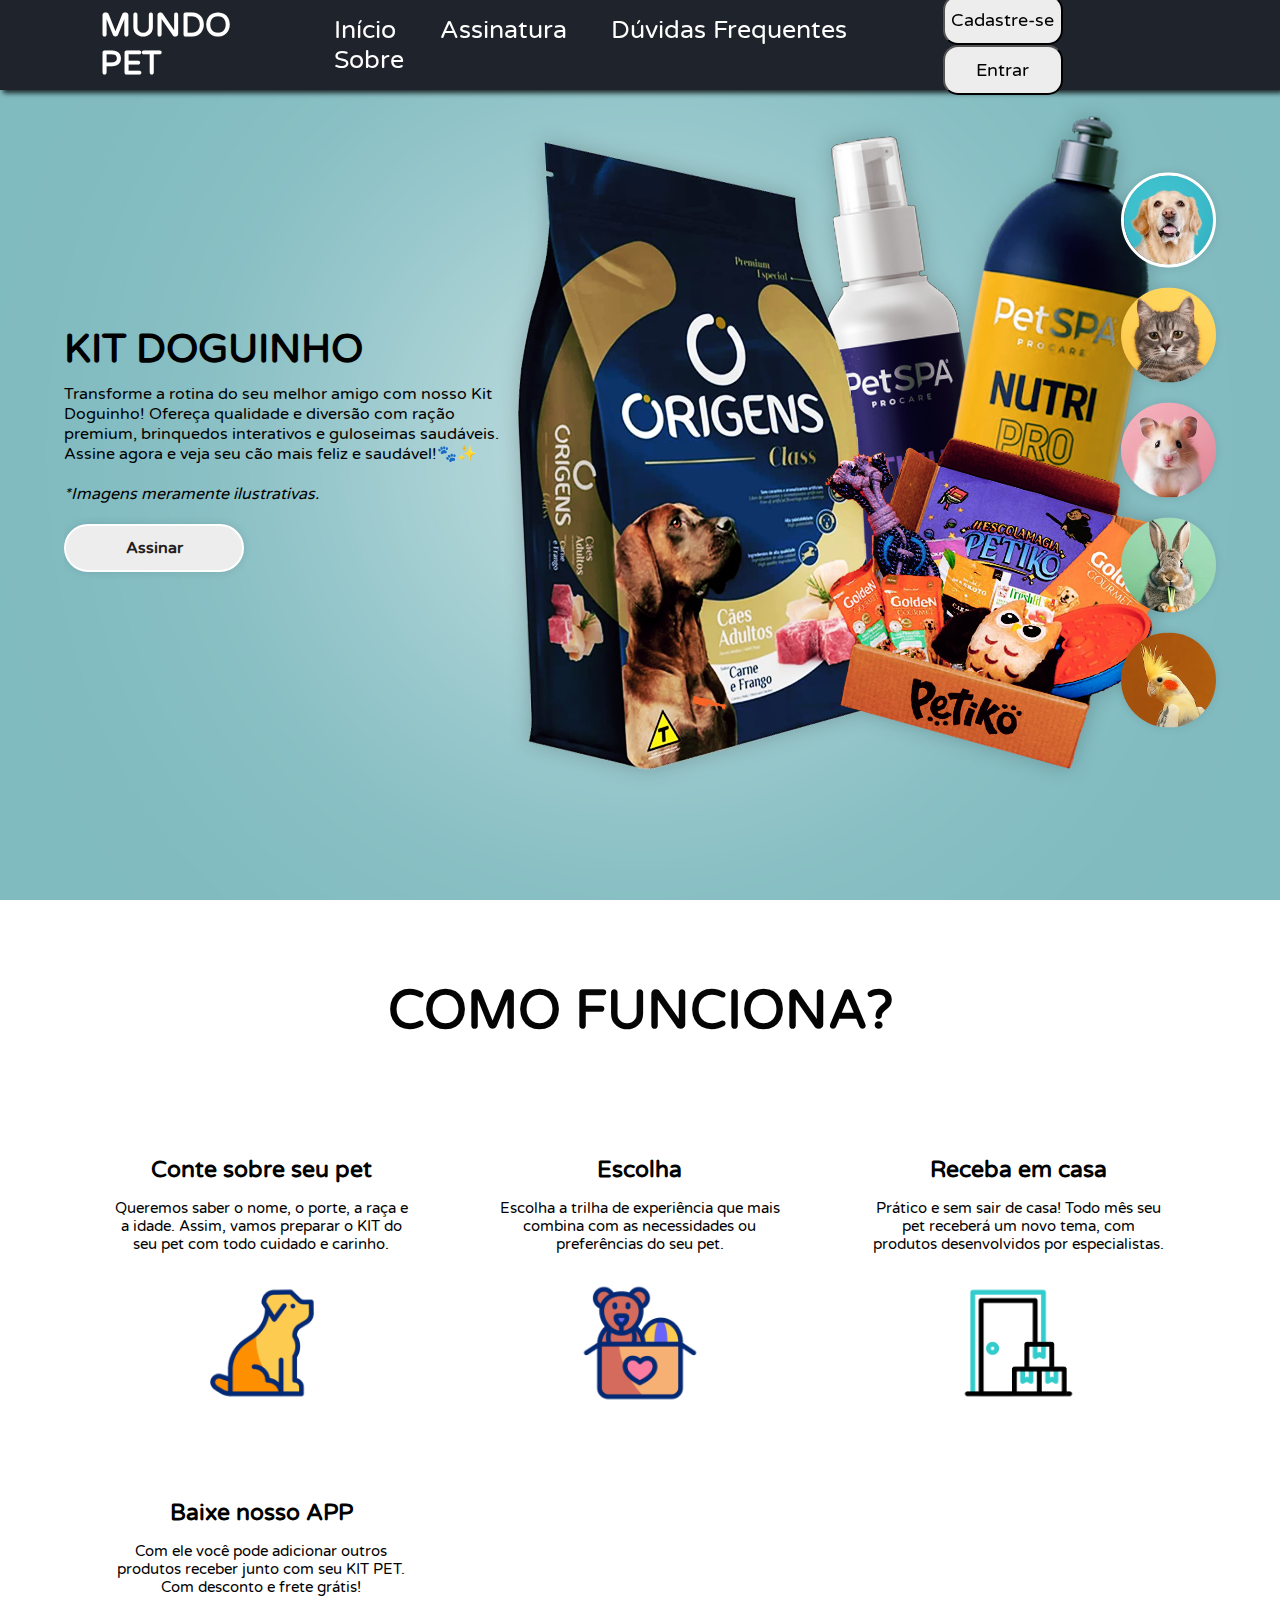
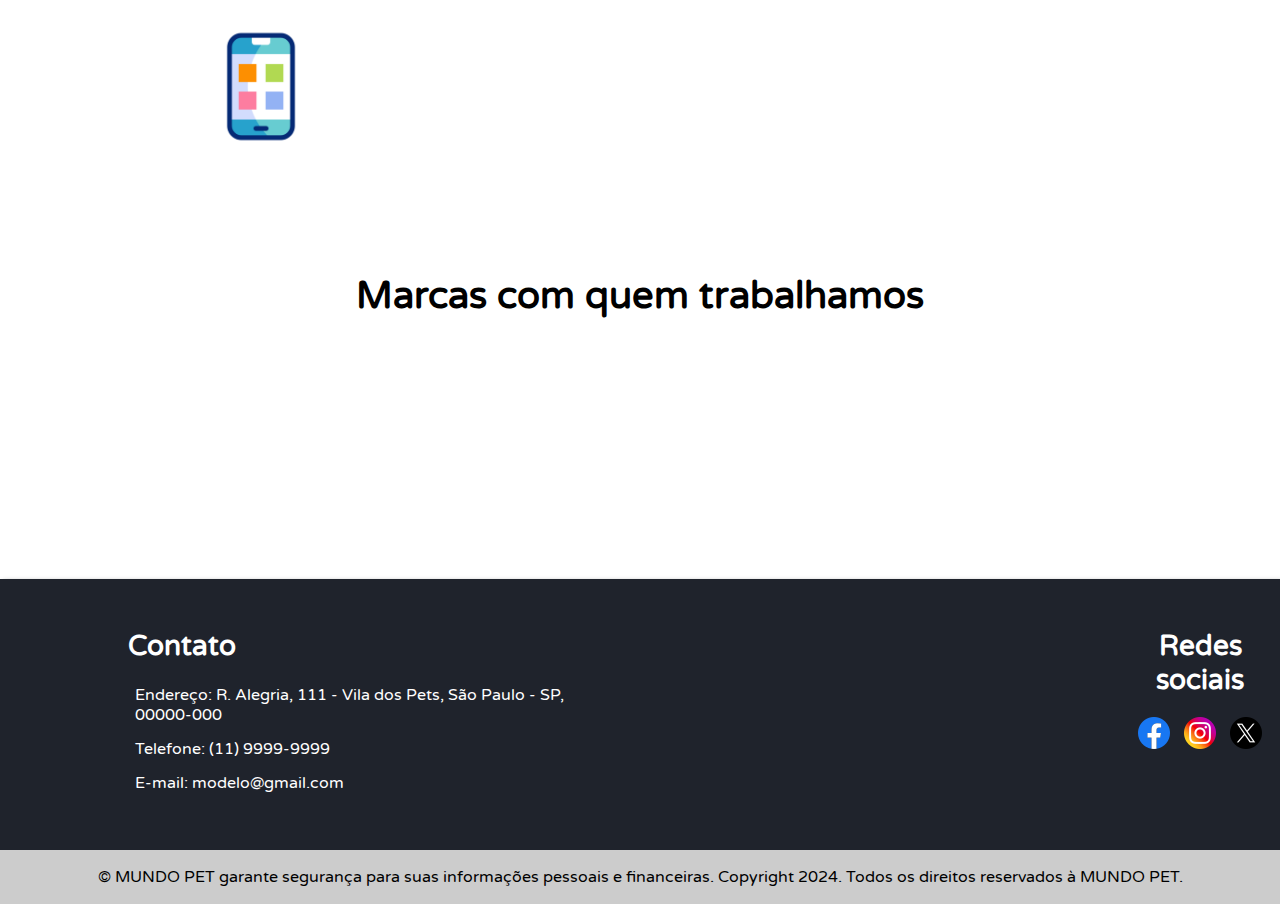
<file: index.html>
<!DOCTYPE html>
<html lang="en">

<head>
    <meta charset="UTF-8">
    <meta name="viewport" content="width=device-width, initial-scale=1.0">
    <link href="https://fonts.googleapis.com/css2?family=Varela+Round&display=swap" rel="stylesheet">
    <link rel="stylesheet" href="https://cdnjs.cloudflare.com/ajax/libs/font-awesome/4.7.0/css/font-awesome.min.css">

    <link rel="stylesheet" href="../css/index.css"/>
    <link rel="icon" href="../view/img/logo/pawprint.png" type="image/x-icon">

    <title>MUNDO PET</title>
</head>

<body>
    <header>
        <div class="header">
            <a href="#" class="logo">MUNDO PET</a>
            <nav class="navbar">
                <a href="#">Início</a>
                <a href="#">Assinatura</a>
                <a href="#">Dúvidas Frequentes</a>
                <a href="#">Sobre</a>
            </nav>
            <div class="botao">
                <a href="view/cadastro.html">
                    <button class="cadastrar">Cadastre-se</button>
                </a>
                <a href="view/login.html">
                    <button class="entrar">Entrar</button>
                </a>
            </div>
        </div>
    </header>

    <div class="carrossel">
        <div class="descricao ativo">
            <div class="fundoicon"></div>
            <div class="info-box-descricao"> 
                <div class="info-slider">
                    <div class="info-item" style="--i:0;">
                        <h2>KIT DOGUINHO</h2>
                        <p>
                            Transforme a rotina do seu melhor amigo com nosso Kit Doguinho! Ofereça qualidade e diversão com ração premium, 
                            brinquedos interativos e guloseimas saudáveis. Assine agora e veja seu cão mais feliz e saudável!🐾✨<br> <br><i>*Imagens meramente ilustrativas.</i></p>
                        <a href="#" class="link">Assinar</a>
                    </div>
                </div>
            </div>
            <div class="img-box">
                <div class="img-slider">
                    <div class="img-descricao" style="--i:0;">
                        <img src="../view/img/produto/teste1.png"></img>
                    </div>
                 </div>
            </div>
        </div>
            <div class="descricao">
                <div class="fundoicon"></div>
                <div class="info-box-descricao">
                    <div class="info-slider">
                        <div class="info-item" style="--i:1;">
                            <h2>KIT GATINHO</h2>
                            <p>Transforme a rotina do seu melhor amigo com nosso Kit Gatinho! Ofereça qualidade e diversão com ração premium, 
                                brinquedos interativos e guloseimas saudáveis. Assine agora e veja seu gato mais feliz e saudável!🐱✨<br> <br><i>*Imagens meramente ilustrativas.</i></p>
                                <a href="#" class="link">Assinar</a>
                        </div>
                    </div>
                </div>
                <div class="img-box">
                    <div class="img-slider">
                        <div class="img-descricao" style="--i:1;">
                            <img src="../view/img/produto/img2.png"></img>
                        </div>
                    </div>
                </div>
            </div>
            <div class="descricao">
                <div class="fundoicon"> </div>
                <div class="info-box-descricao">
                    <div class="info-slider">
                        <div class="info-item" style="--i:2;">
                            <h2>KIT RATINHO</h2>
                            <p>Transforme a rotina do seu melhor amigo com nosso Kit Ratinho! Ofereça qualidade e diversão com ração premium, 
                                brinquedos interativos e guloseimas saudáveis. Assine agora e veja seu hamster mais feliz e saudável!🐭✨<br> <br><i>*Imagens meramente ilustrativas.</i></p>
                                <a href="#" class="link">Assinar</a>
                        </div>
                    </div>
                </div>
                <div class="img-box">
                    <div class="img-slider">
                        <div class="img-descricao" style="--i:2;">
                            <img src="../view/img/produto/img3.png"></img>
                        </div>
                    </div>
                </div>
            </div>
            <div class="descricao">
                <div class="fundoicon"></div>
                <div class="info-box-descricao">
                    <div class="info-slider">
                        <div class="info-item" style="--i:3;">
                            <h2>KIT COELHINHO</h2>
                            <p>Transforme a rotina do seu melhor amigo com nosso Kit Coelhinho! Ofereça qualidade e diversão com ração premium, 
                                brinquedos interativos e guloseimas saudáveis. Assine agora e veja seu coelho mais feliz e saudável!🐰✨<br> <br><i>*Imagens meramente ilustrativas.</i></p>
                                <a href="#" class="link">Assinar</a>
                        </div>
                    </div>
                </div>
                <div class="img-box">
                    <div class="img-slider">
                        <div class="img-descricao" style="--i:3;">
                            <img src="../view/img/produto/img4.png"></img>
                        </div>
                    </div>
                </div>
            </div>
            <div class="descricao">
                <div class="fundoicon"></div>
                <div class="info-box-descricao">
                    <div class="info-slider">
                        <div class="info-item" style="--i:4;">
                            <h2>KIT PASSARINHO</h2>
                            <p>Transforme a rotina do seu melhor amigo com nosso Kit Passarinho! Ofereça qualidade e diversão com ração premium, 
                                brinquedos interativos e guloseimas saudáveis. Assine agora e veja seu pássaro mais feliz e saudável!🐦✨<br> <br><i>*Imagens meramente ilustrativas.</i></p>
                                <a href="#" class="link">Assinar</a>
                        </div>
                    </div>
                </div>
                <div class="img-box">
                    <div class="img-slider">
                        <div class="img-descricao" style="--i:4;">
                            <img src="../view/img/produto/img5.png"></img>
                        </div>
                    </div>
                </div>
            </div>
            <ul class="minifoto">
                <li class="selecionado"><img src="../view/img/icons_animais/thumb1.png"></li>
                <li><img src="../view/img/icons_animais/thumb2.png"></li>
                <li><img src="../view/img/icons_animais/thumb3.png"></li>
                <li><img src="../view/img/icons_animais/thumb4.png"></li>
                <li><img src="../view/img/icons_animais/thumb5.png"></li>
            </ul>
    </div>

    <div class="titulo1">
        <div class = "gridtitulo"> 
            <h2>COMO FUNCIONA?</h2>
        </div>
        <div class="instrucao">
            <div class="slot">
                <h2>Conte sobre seu pet</h2>
                <p>Queremos saber o nome, o porte, a raça e a idade. 
                    Assim, vamos preparar o KIT do seu pet com todo cuidado e carinho.
                </p>
                <img src="../view/img/gifs_grid/golden.gif" alt="img1"/>
            </div>
            <div class="slot">
                <h2>Escolha</h2>
                <p>Escolha a trilha de experiência que mais combina com as necessidades ou preferências do seu pet.
                </p>
                <img src="../view/img/gifs_grid/toy.gif" alt="img1"/>
            </div>
            <div class="slot">
                <h2>Receba em casa</h2>
                <p>Prático e sem sair de casa! Todo mês seu pet receberá 
                    um novo tema, com produtos desenvolvidos por especialistas.
                </p>
                <img src="../view/img/gifs_grid/door.gif" alt="img1"/>
            </div>
            <div class="slot">
                <h2>Baixe nosso APP</h2>
                <p>Com ele você pode adicionar outros produtos receber junto com seu KIT PET. Com desconto e frete grátis!
                </p> 
                <img src="../view/img/gifs_grid/apps.gif" alt="img1"/>
            </div>
        </div>
    </div>

    <div class="titulo">
            <div class = "marcatitulo">
                <h2>Marcas com quem trabalhamos</h2>
            </div>
            <div class="marcas">
                <div class="parceria item1">
                    <img src="../view/img/marcas/granplus.jpg">
                </div>
                <div class="parceria item2">
                    <img src="../view/img/marcas/nutropica.png">
                </div>
                <div class="parceria item3">
                    <img src="../view/img/marcas/origens.png">
                </div>
                <div class="parceria item4">
                    <img src="../view/img/marcas/day.jpg">
                </div>
                <div class="parceria item5">
                    <img src="../view/img/marcas/dogchow.png">
                </div>
                <div class="parceria item6">
                    <img src="../view/img/marcas/catchow.jpg">
                </div>
                <div class="parceria item7">
                    <img src="../view/img/marcas/pet.jpg">
                </div>
                <div class="parceria item8">
                    <img src="../view/img/marcas/petsq.jpg">
                </div>
            </div>
        </div>
    </div>
    <script src="../script/index.js"></script>

    <footer>
        <div class="final-pag">
            <div class="esquerda">
                <div class = "footer-pag">
                    <h3>Contato</h3>
                    <p>Endereço:  R. Alegria, 111 - Vila dos Pets, São Paulo - SP, 00000-000</p>
                    <p>Telefone: (11) 9999-9999</p>
                    <p>E-mail: modelo@gmail.com</p>
                </div>
            </div>
            <div class="direita">
                <div class = "footer-pag">
                    <h3>Redes sociais</h3>
                    <ul class="social-icons">
                        <li><a href="#"><img src="../view/img/redes/facebook.png"></a></li>
                        <li><a href="#"><img src="../view/img/redes/instagram.png"></a></li>
                        <li><a href="#"><img src="../view/img/redes/twitter.png"></a></li>
                    </ul>
                </div>
            </div>
        </div>
        <div class="bottom-bar">
            <p>&copy; MUNDO PET garante segurança para suas informações pessoais e financeiras.

                Copyright 2024. Todos os direitos reservados à MUNDO PET.</p>
        </div>
    </footer>
</body>

</html>
</file>
<file: css/index.css>
*,
*::before,
*::after{
    margin: 0;
    padding: 0;
    box-sizing: border-box;
    font-family: Varela Round;
}


body{
    margin-inline: auto;
}


.header{
    position: fixed;
    top: 0;
    left: 0;
    width: 100%;
    height: 10%;
    padding: 10px 100px;
    background: #1f232c;
    display: flex;
    justify-content: space-between;
    align-items: center;
    z-index: 100;
    box-shadow: 3px 3px 5px rgb(0, 0, 0, 0.8);

}

.logo{
    font-size: 32px;
    color: #fff;
    text-decoration: none;
    font-weight: 700;
}

.navbar a{
    position: relative;
    font-size: 25px;
    color: #fff;
    font-weight: 500;
    text-decoration: none;
    margin-left: 40px;
}

.navbar a::before{
    content: "";
    position: absolute;
    top: 100%;
    left: 0;
    width: 0;
    height: 2px;
    background: #cfe1eb;
    transition: 0.3s;
}

.navbar a:hover::before{
    width: 100%;

}

.header .botao button{
    width: 120px;
    height: 50px;
    background-color: transparent;
    border-radius: 15px;
}

.header .botao .cadastrar{
    background-color: #eeeded;
    color: #000000;
    font-size: 110%;
}

.header .botao .cadastrar:hover{
    background-color: rgba(228, 231, 224, 0.603);
    color: #fff;
    font-size: 110%;
    cursor: pointer;
}

.header .botao .entrar{
    background-color: #eeeded;
    color:#000000;
    font-size: 110%;
}

.header .botao .entrar:hover{
    background-color: rgba(228, 231, 224, 0.603);
    color:#ffffff;
    font-size: 110%;
    cursor: pointer;
}


.carrossel{
    height: 100vh;
}

.descricao .info-box-descricao{
    position: absolute;
    left: 5%;
    top: 50%;
    transform: translateY(-50%);
    width: 450px;
    height: 280px;
    display: flex;
    align-items: center;
    z-index: 1;
    overflow: hidden;
}

.descricao.ativo .info-box-descricao{
    z-index: 2;
}

.info-box-descricao .info-slider{
    height: inherit;
    transition: 0.5s ease;
}

.info-slider .info-item{
    height: inherit;
    display: flex;
    flex-direction: column;
    justify-content: center;
    color: rgb(0, 0, 0);
    transform: translateY(calc(var(--i) * 100%));
}

.info-item h2{
    font-size: 40px;
    line-height: 1;
}

.info-item p{
    font-size: 16px;
    margin: 15px 0 20px;
}

.info-item .link{
    display: inline-flex;
    justify-content: center;
    align-items: center;
    width: 180px;
    height: 48px;
    background: #eeeded;
    border: 2px solid #fff;
    border-radius: 40px;
    box-shadow: 0 0 10px rgb(0, 0, 0, 0.1);
    color: #241e1e;
    text-decoration: none;
    font-weight: 600;
}

.descricao .img-box{
    position: absolute;
    left: 35%;
    top: 50%;
    transform: translateY(-50%);
    width: 800px;
    height: 700px;
    display: flex;
    align-items: center;
    overflow: hidden;
}

.img-box .img-slider{
    width: inherit;
    height: inherit;
    transition: 0.5s ease;
}

.img-slider .img-descricao{
    width: inherit;
    height: inherit;
    display: flex;
    justify-content: center;
    align-items: center;
    transform: translateX(calc(var(--i) * 100%));
}

.img-descricao img{
    pointer-events: none;
    filter: drop-shadow(0 0 10px rgba(0, 0, 0, 0.2));
    transform: scale(0);
    transition: 0.5s ease;
}

.descricao.ativo .img-descricao img{
    transform: scale(1);
}

.minifoto{
    position: absolute;
    right: 5%;
    top: 50%;
    transform: translateY(-50%);
    list-style: none;
}

.minifoto li{
    width: 95px;
    height: 95px;
    border-radius: 50%;
    box-shadow: 0 0 10px rgba(0, 0, 0, 0.1);
    cursor: pointer;
    margin: 20px 0;
    overflow: hidden;
}

.minifoto li.selecionado{
    border: 3px solid #fff;
}

.minifoto li img{
    width: 100%;
    height: 100%;
    object-fit: cover;
}

.descricao .fundoicon{
    position: absolute;
    top: 0;
    left: 0;
    width: 100%;
    height: 100%;
    opacity: 0;
    transition: 0.2s;
}

.descricao.ativo .fundoicon{
    opacity: 1;
}

.descricao .fundoicon::before{
    content: '';
    position: absolute;
    left: 50%;
    top: 50%;
    transform: translate(-50%, -50%);
    width: 500px;
    height: 500px;
    background: rgba(255, 255, 255, 0.8);
    border-radius: 50%;
    filter: blur(200px);
}

.descricao:nth-child(1) .fundoicon{
    background: #80bbc0; 
}

.descricao:nth-child(2) .fundoicon{
    background: #fde18e;
}

.descricao:nth-child(3) .fundoicon{
    background: #dfc8dc;
}

.descricao:nth-child(4) .fundoicon{
    background: #97d4a9;
}

.descricao:nth-child(5) .fundoicon{
    background: rgb(197, 155, 92);
}



.titulo1{
    padding: 5rem;
    text-align: center;
    font-size: 15px;
}

.titulo1 .gridtitulo {
    font-size: 35px;
    border-radius: 6px;
}

.slot img{
    max-width: 50%;
    display: block;

}

.instrucao{
    display: grid;
    grid-template-columns: repeat(auto-fit, minmax(350px, 1fr));
    gap: 1rem;
    margin-top: 5rem;
}

.slot{
    border: 1px solid transparent;
    border-radius: 6px;
    padding: 2rem;
    text-align: center;
    display: grid;
    grid-template-rows: subgrid;
    grid-row: span 3;
}

.slot img {
    display: block;
    margin-left: auto;
    margin-right: auto;
}


.titulo{
    text-align: center;
    padding-bottom: 5rem;
}

.marcatitulo {
    font-size: 25px;
}

.marcas{
    /*width: 90%;
    max-width: 1536px;*/
    margin-inline: auto;
    position: relative;
    height: 100px;
    margin-top: 5rem;
    overflow: hidden;
    mask-image: linear-gradient(
        to right,
        rgba(0,0,0,0),
        rgba(0,0,0,1) 20%,
        rgba(0,0,0,1) 80%,
        rgba(0,0,0,0)
        );
}

.marcas img {
    max-height: 100%;
    max-width: 100%;

    margin-top: 5%;
}

@keyframes animacaodireita{
    to {
        left: -200px;
    }
}

.parceria{
    width: 200px;
    height: 100px;
    background-color: #fbfffc;
    border-radius: 6px;
    position: absolute;
    left: max(calc(200px * 8), 100%);
    animation-name: animacaodireita;
    animation-duration: 30s;
    animation-timing-function: linear;
    animation-iteration-count: infinite;
}

.item1{
    animation-delay: calc(30s / 8 * (8 - 1) * -1);
}

.item2{
    animation-delay: calc(30s / 8 * (8 - 2) * -1);
}

.item3{
    animation-delay: calc(30s / 8 * (8 - 3) * -1);
}

.item4{
    animation-delay: calc(30s / 8 * (8 - 4) * -1);
}

.item5{
    animation-delay: calc(30s / 8 * (8 - 5) * -1);
}

.item6{
    animation-delay: calc(30s / 8 * (8 - 6) * -1);
}

.item7{
    animation-delay: calc(30s / 8 * (8 - 7) * -1);
}

.item8{
    animation-delay: calc(30s / 8 * (8 - 8) * -1);
}


footer{
    background:#1f232c;
    box-shadow: 3px 3px 5px rgb(0, 0, 0, 0.8);
    padding-top: 50px;
}

.final-pag{
    width: 100%;
    display: flex;
}

.final-pag h3{
    font-size: 28px;
    margin-bottom: 15px;
    color: #fff;
}

.final-pag p{
    padding: 7px;
    color: #fff;
}

.final-pag .esquerda {
    text-align: left;
    margin-left: 10%;
}

.final-pag .direita {
    text-align: center;
    align-content: right;
    margin-left: 40%;
}


.social-icons li{
    display: inline-block;
    text-align: center;
    padding: 5px;
}

.bottom-bar{
    background: #cccccc;
    text-align: center;
    padding: 10px 0;
    margin-top: 50px;
}

.bottom-bar p{
    color: #000000;
    margin: 0;
    font-size: 16px;
    padding: 7px;
}
</file>
